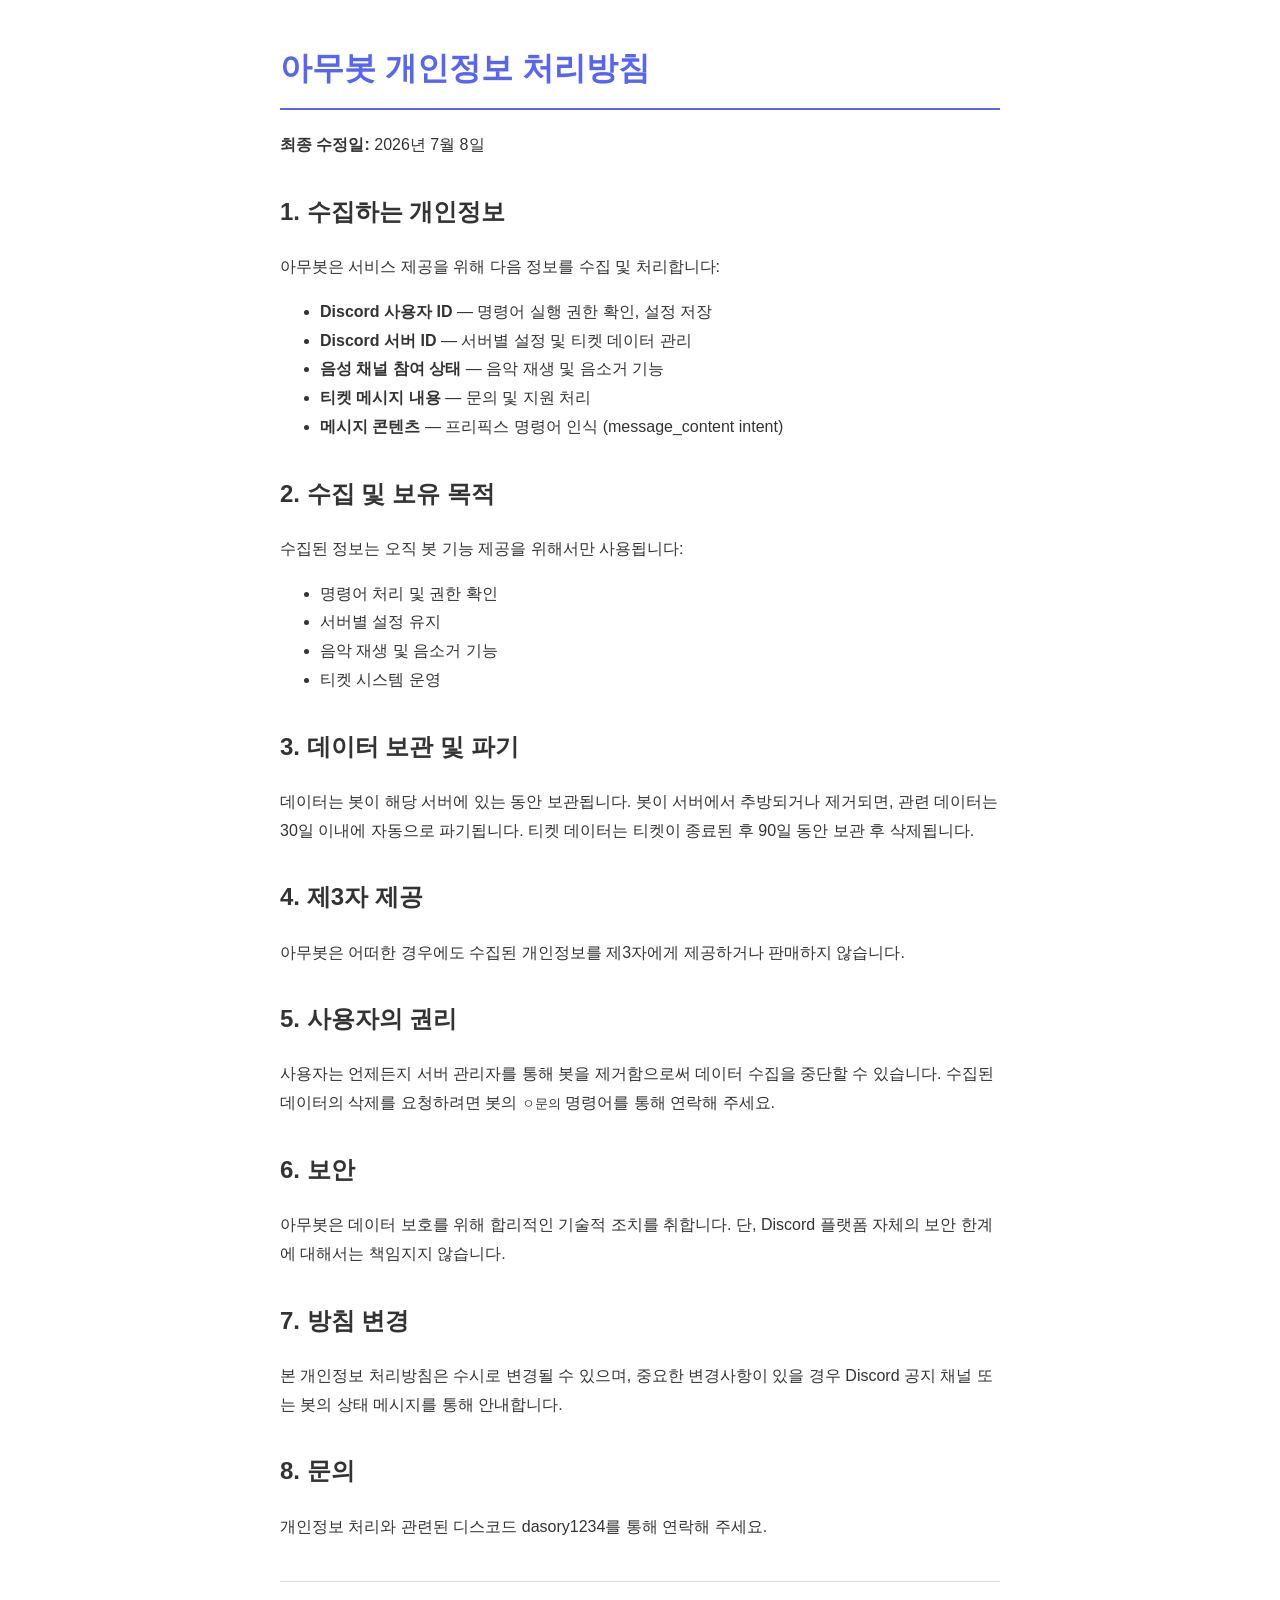
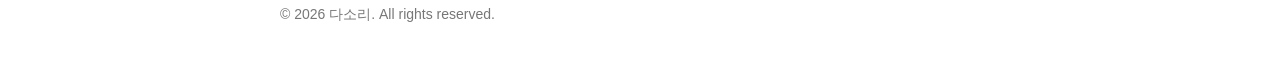
<file: privacy/index.html>
<!DOCTYPE html>
<html lang="ko">
<head>
<meta charset="UTF-8">
<meta name="viewport" content="width=device-width, initial-scale=1.0">
<title>아무봇 개인정보 처리방침</title>
<style>
  body { font-family: 'Malgun Gothic', sans-serif; max-width: 720px; margin: 40px auto; padding: 0 20px; line-height: 1.8; color: #333; }
  h1 { border-bottom: 2px solid #5865F2; padding-bottom: 10px; color: #5865F2; }
  h2 { margin-top: 30px; }
  footer { margin-top: 40px; padding-top: 20px; border-top: 1px solid #ddd; font-size: 14px; color: #777; }
</style>
</head>
<body>

<h1>아무봇 개인정보 처리방침</h1>

<p><strong>최종 수정일:</strong> 2026년 7월 8일</p>

<h2>1. 수집하는 개인정보</h2>
<p>아무봇은 서비스 제공을 위해 다음 정보를 수집 및 처리합니다:</p>
<ul>
  <li><strong>Discord 사용자 ID</strong> — 명령어 실행 권한 확인, 설정 저장</li>
  <li><strong>Discord 서버 ID</strong> — 서버별 설정 및 티켓 데이터 관리</li>
  <li><strong>음성 채널 참여 상태</strong> — 음악 재생 및 음소거 기능</li>
  <li><strong>티켓 메시지 내용</strong> — 문의 및 지원 처리</li>
  <li><strong>메시지 콘텐츠</strong> — 프리픽스 명령어 인식 (message_content intent)</li>
</ul>

<h2>2. 수집 및 보유 목적</h2>
<p>수집된 정보는 오직 봇 기능 제공을 위해서만 사용됩니다:</p>
<ul>
  <li>명령어 처리 및 권한 확인</li>
  <li>서버별 설정 유지</li>
  <li>음악 재생 및 음소거 기능</li>
  <li>티켓 시스템 운영</li>
</ul>

<h2>3. 데이터 보관 및 파기</h2>
<p>데이터는 봇이 해당 서버에 있는 동안 보관됩니다. 봇이 서버에서 추방되거나 제거되면, 관련 데이터는 30일 이내에 자동으로 파기됩니다. 티켓 데이터는 티켓이 종료된 후 90일 동안 보관 후 삭제됩니다.</p>

<h2>4. 제3자 제공</h2>
<p>아무봇은 어떠한 경우에도 수집된 개인정보를 제3자에게 제공하거나 판매하지 않습니다.</p>

<h2>5. 사용자의 권리</h2>
<p>사용자는 언제든지 서버 관리자를 통해 봇을 제거함으로써 데이터 수집을 중단할 수 있습니다. 수집된 데이터의 삭제를 요청하려면 봇의 <code>ㅇ문의</code> 명령어를 통해 연락해 주세요.</p>

<h2>6. 보안</h2>
<p>아무봇은 데이터 보호를 위해 합리적인 기술적 조치를 취합니다. 단, Discord 플랫폼 자체의 보안 한계에 대해서는 책임지지 않습니다.</p>

<h2>7. 방침 변경</h2>
<p>본 개인정보 처리방침은 수시로 변경될 수 있으며, 중요한 변경사항이 있을 경우 Discord 공지 채널 또는 봇의 상태 메시지를 통해 안내합니다.</p>

<h2>8. 문의</h2>
<p>개인정보 처리와 관련된 디스코드 dasory1234를 통해 연락해 주세요.</p>

<footer>
  &copy; 2026 다소리. All rights reserved.
</footer>

</body>
</html>
</file>
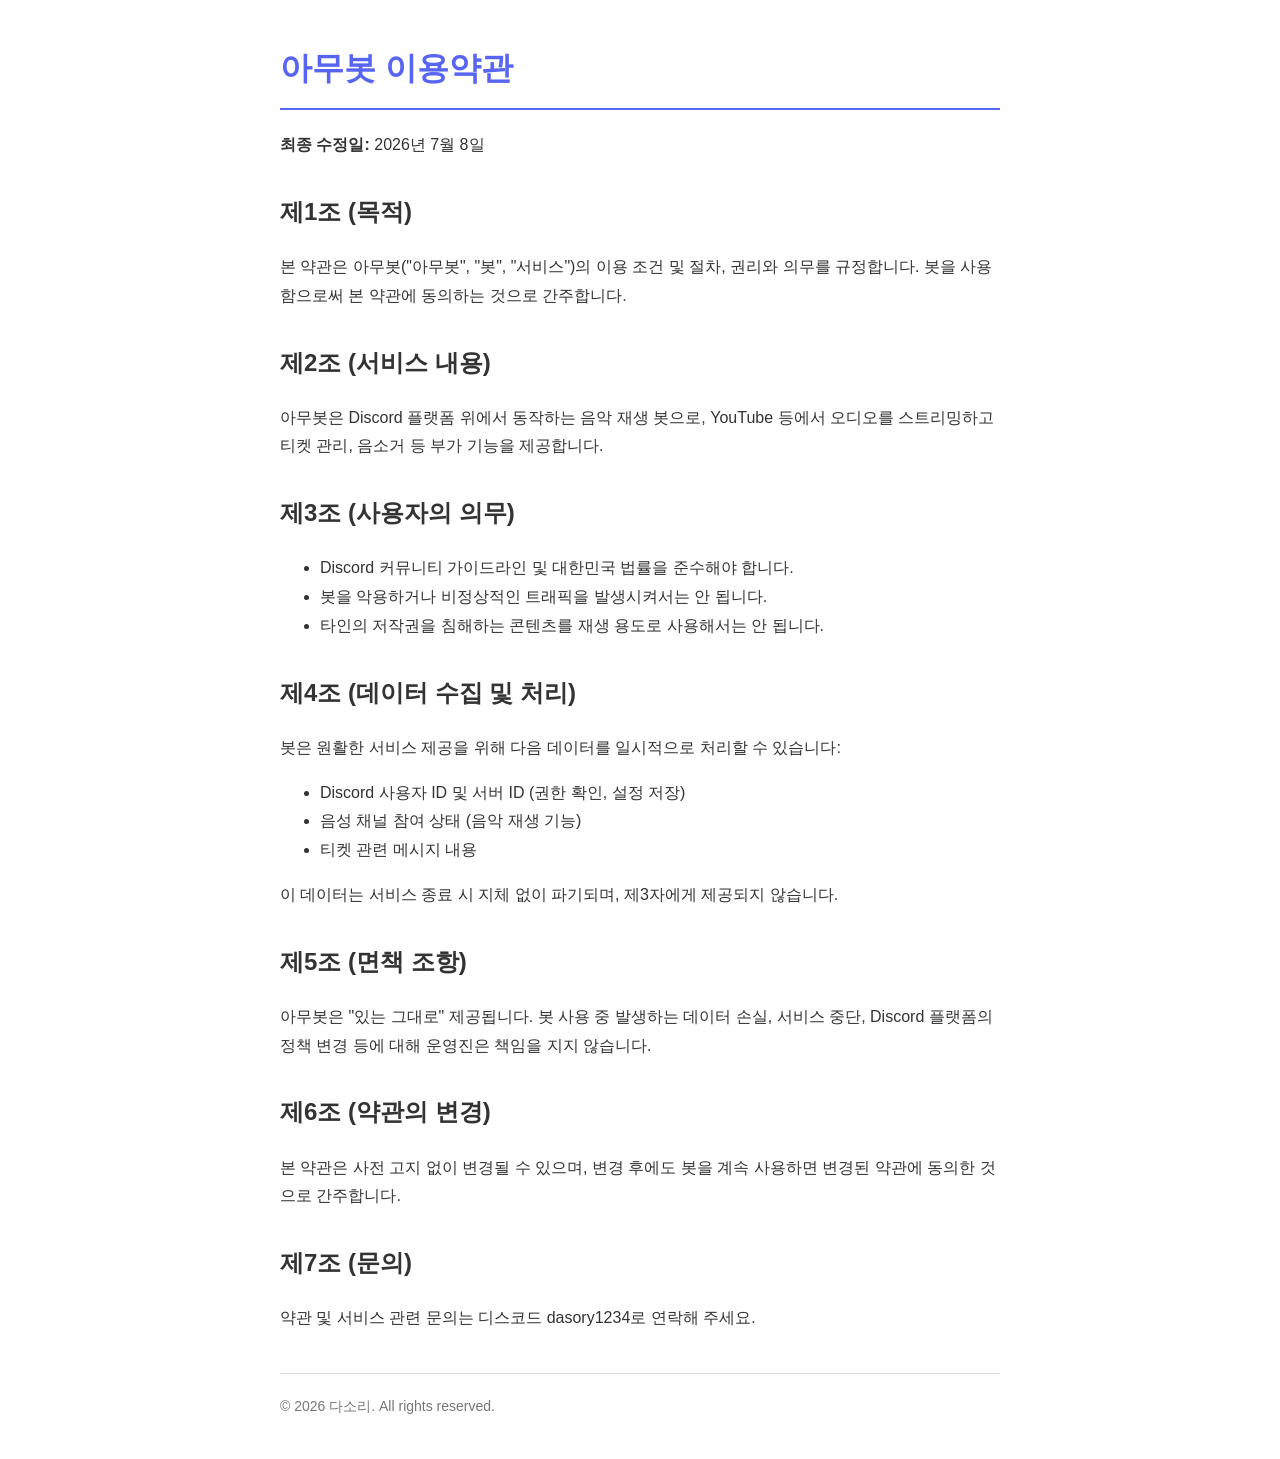
<file: terms/index.html>
<!DOCTYPE html>
<html lang="ko">
<head>
<meta charset="UTF-8">
<meta name="viewport" content="width=device-width, initial-scale=1.0">
<title>아무봇 이용약관</title>
<style>
  body { font-family: 'Malgun Gothic', sans-serif; max-width: 720px; margin: 40px auto; padding: 0 20px; line-height: 1.8; color: #333; }
  h1 { border-bottom: 2px solid #5865F2; padding-bottom: 10px; color: #5865F2; }
  h2 { margin-top: 30px; }
  footer { margin-top: 40px; padding-top: 20px; border-top: 1px solid #ddd; font-size: 14px; color: #777; }
</style>
</head>
<body>

<h1>아무봇 이용약관</h1>

<p><strong>최종 수정일:</strong> 2026년 7월 8일</p>

<h2>제1조 (목적)</h2>
<p>본 약관은 아무봇("아무봇", "봇", "서비스")의 이용 조건 및 절차, 권리와 의무를 규정합니다. 봇을 사용함으로써 본 약관에 동의하는 것으로 간주합니다.</p>

<h2>제2조 (서비스 내용)</h2>
<p>아무봇은 Discord 플랫폼 위에서 동작하는 음악 재생 봇으로, YouTube 등에서 오디오를 스트리밍하고 티켓 관리, 음소거 등 부가 기능을 제공합니다.</p>

<h2>제3조 (사용자의 의무)</h2>
<ul>
  <li>Discord 커뮤니티 가이드라인 및 대한민국 법률을 준수해야 합니다.</li>
  <li>봇을 악용하거나 비정상적인 트래픽을 발생시켜서는 안 됩니다.</li>
  <li>타인의 저작권을 침해하는 콘텐츠를 재생 용도로 사용해서는 안 됩니다.</li>
</ul>

<h2>제4조 (데이터 수집 및 처리)</h2>
<p>봇은 원활한 서비스 제공을 위해 다음 데이터를 일시적으로 처리할 수 있습니다:</p>
<ul>
  <li>Discord 사용자 ID 및 서버 ID (권한 확인, 설정 저장)</li>
  <li>음성 채널 참여 상태 (음악 재생 기능)</li>
  <li>티켓 관련 메시지 내용</li>
</ul>
<p>이 데이터는 서비스 종료 시 지체 없이 파기되며, 제3자에게 제공되지 않습니다.</p>

<h2>제5조 (면책 조항)</h2>
<p>아무봇은 "있는 그대로" 제공됩니다. 봇 사용 중 발생하는 데이터 손실, 서비스 중단, Discord 플랫폼의 정책 변경 등에 대해 운영진은 책임을 지지 않습니다.</p>

<h2>제6조 (약관의 변경)</h2>
<p>본 약관은 사전 고지 없이 변경될 수 있으며, 변경 후에도 봇을 계속 사용하면 변경된 약관에 동의한 것으로 간주합니다.</p>

<h2>제7조 (문의)</h2>
<p>약관 및 서비스 관련 문의는 디스코드 dasory1234로 연락해 주세요.</p>

<footer>
  &copy; 2026 다소리. All rights reserved.
</footer>

</body>
</html>
</file>
